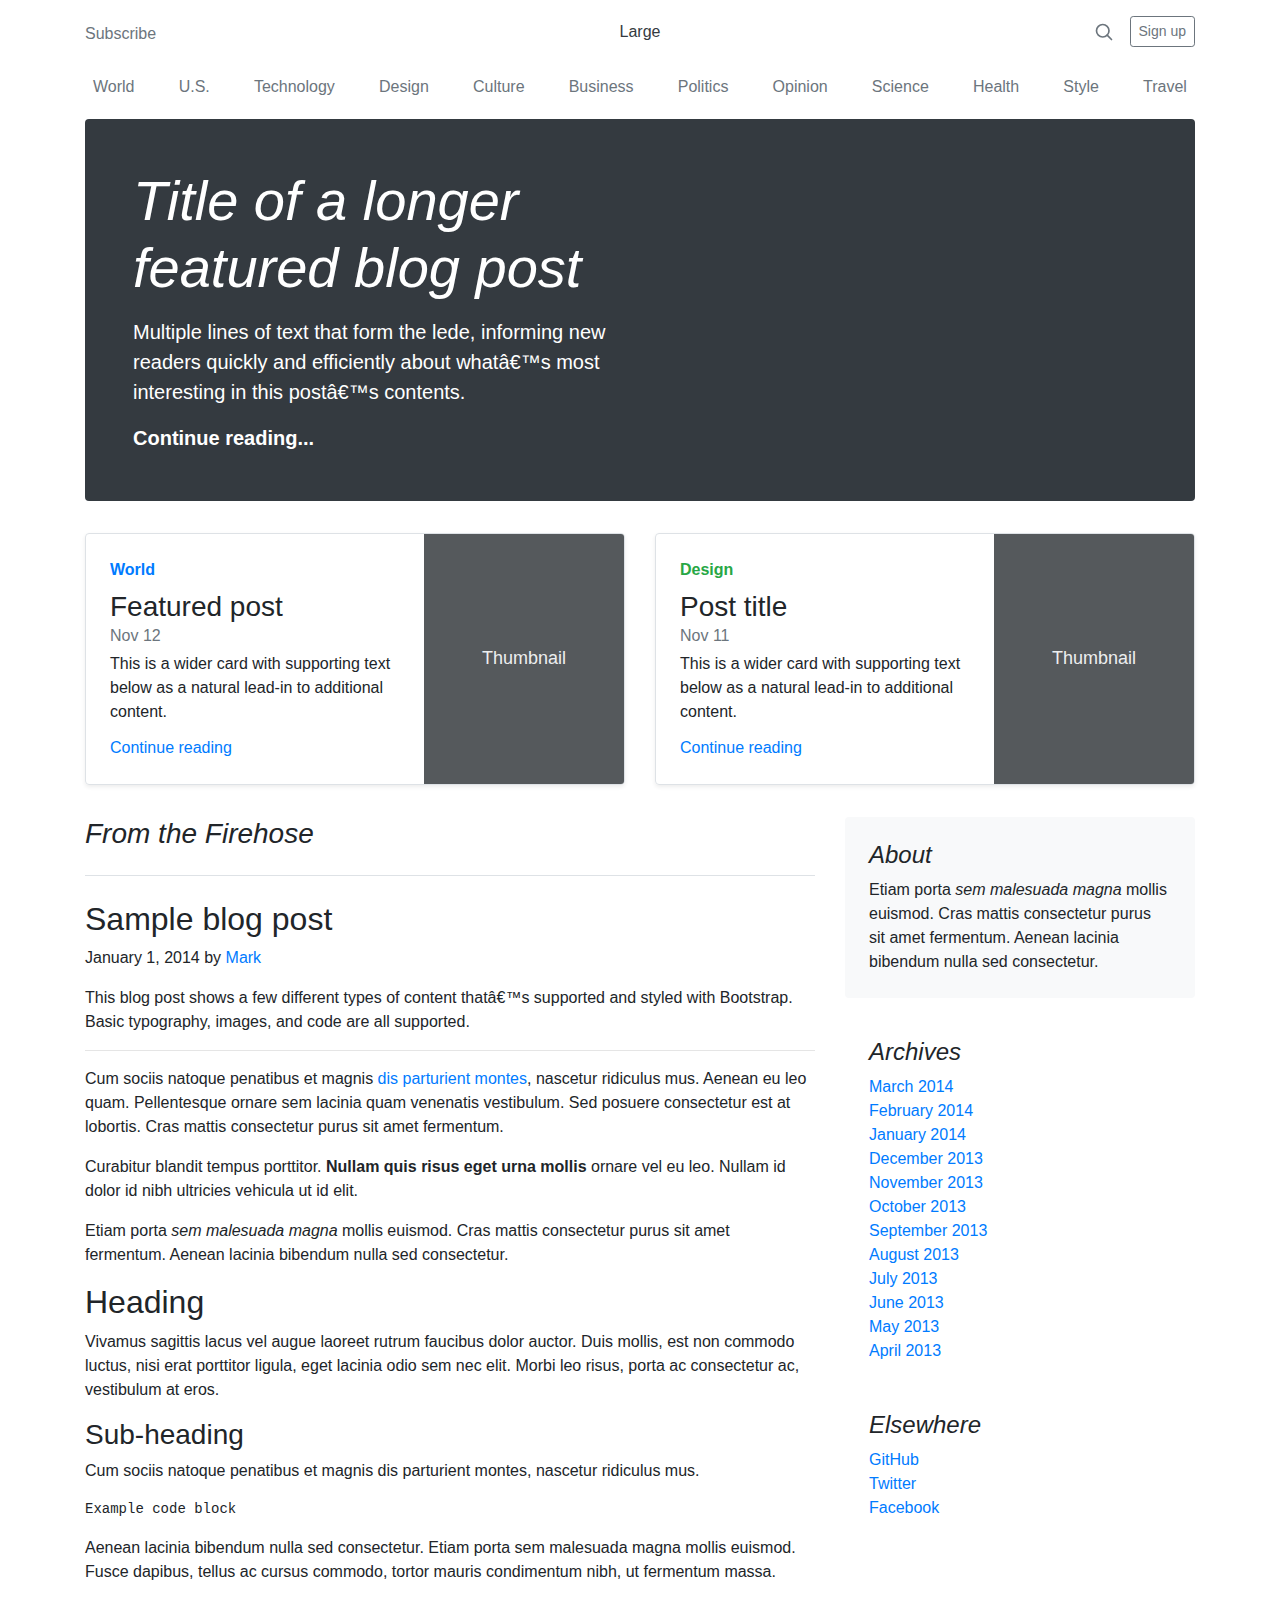
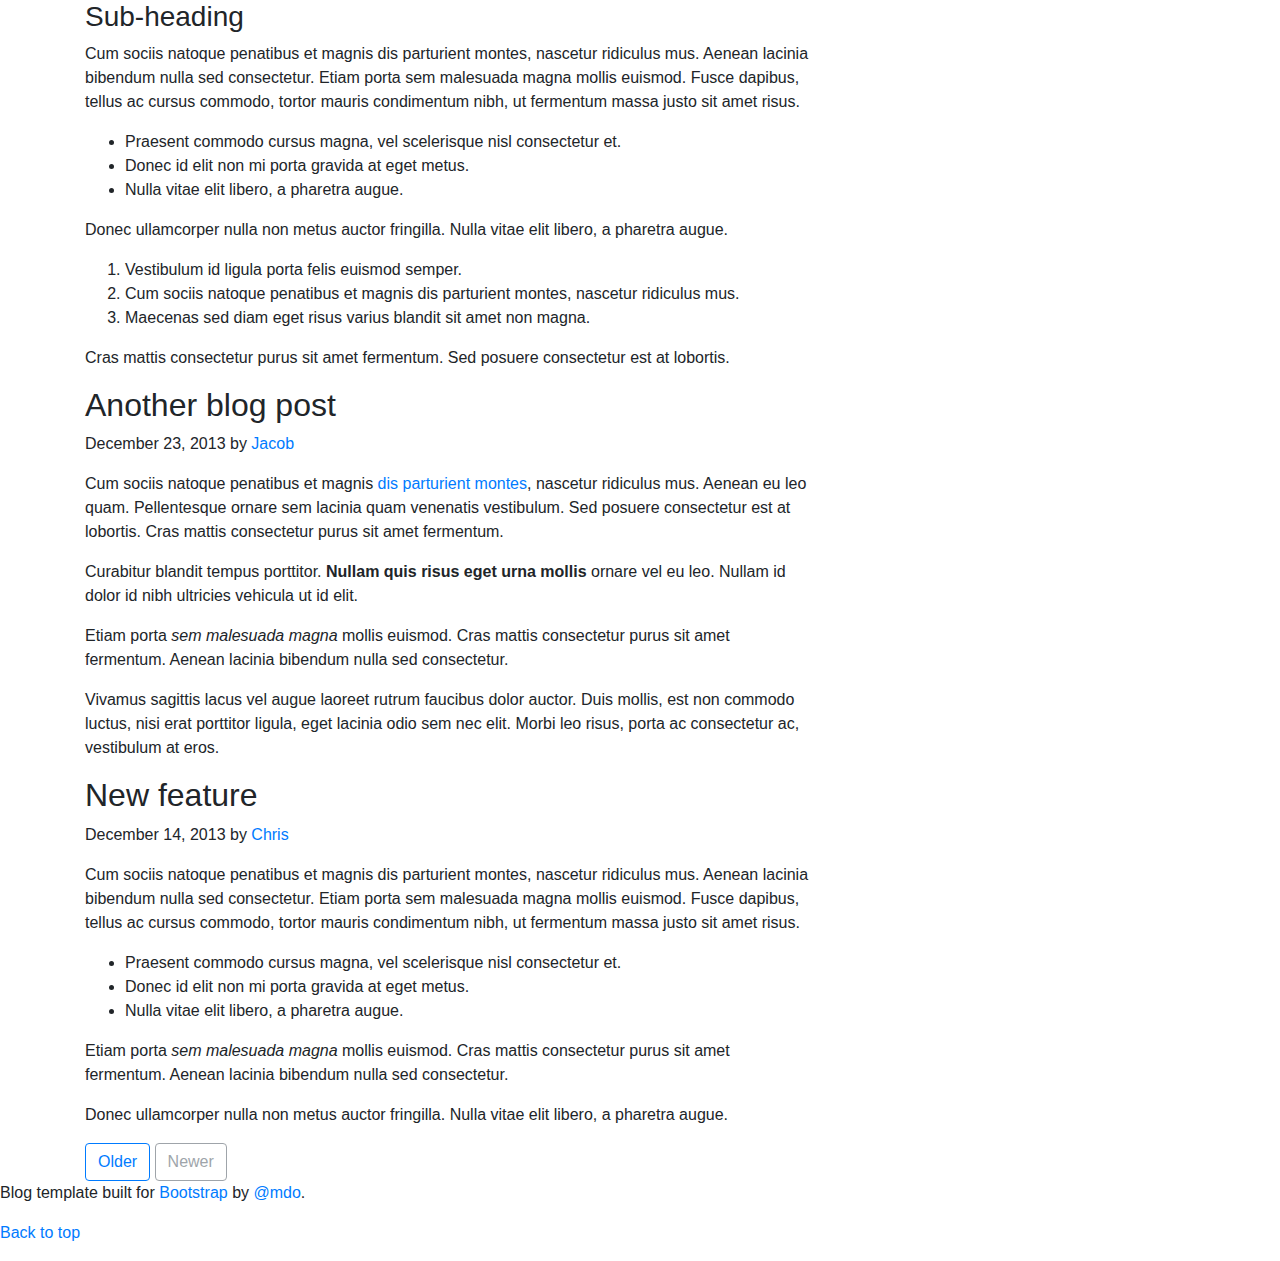
<file: W4-D2-hw/index.html>
<!DOCTYPE html>
<html lang="en">
  <!--
        "Selectors"
        Selectors helps targeting elements in the DOM.
        They are useful bot on CSS & JS.
        Here you'll find a lot of exercises about it.

        IMPORTANT: you can't ADD classes or IDs to help you out! 

        To test them out, just add a "color" or "border" or "background-color" to the rule

        10 CSS Exercises
        10 JS Exercises
    -->

  <head>
    <style>
      /*
            EX1) Write a selector to target the <title> of the page
            EX2) Write a selector to target every children of the navbar
            EX3) Write a selector to target the "continue reading..." inside the jumbotron
            EX4) Write a selector to target the first blogpost
            EX5) Write a selector to target the "even" links in the navbar
            EX6) Write a selector to target the last blog post
            EX7) Write a selector to target all the li into the first ordered-list in the sidebar ( Archives )
            EX8) Write a selector to target the second post author
            EX9) Write a selector to target the "back to top" link     #### EXTRA Try doing it without targeting the footer element directly
            EX10) Write a selector to target the footer
        */
    </style>
    <meta charset="utf-8" />
    <meta name="viewport" content="width=device-width, initial-scale=1, shrink-to-fit=no" />
    <meta name="description" content="" />
    <meta name="author" content="Mark Otto, Jacob Thornton, and Bootstrap contributors" />
    <meta name="generator" content="Jekyll v3.8.5" />
    <title>Blog Template Â· Bootstrap</title>

    <link rel="canonical" href="https://getbootstrap.com/docs/4.3/examples/blog/" />

    <!-- Bootstrap core CSS -->
    <link
      rel="stylesheet"
      href="https://stackpath.bootstrapcdn.com/bootstrap/4.3.1/css/bootstrap.min.css"
      integrity="sha384-ggOyR0iXCbMQv3Xipma34MD+dH/1fQ784/j6cY/iJTQUOhcWr7x9JvoRxT2MZw1T"
      crossorigin="anonymous"
    />

    <style>
      .bd-placeholder-img {
        font-size: 1.125rem;
        text-anchor: middle;
        -webkit-user-select: none;
        -moz-user-select: none;
        -ms-user-select: none;
        user-select: none;
      }

      @media (min-width: 768px) {
        .bd-placeholder-img-lg {
          font-size: 3.5rem;
        }
      }
    </style>
    <link href="https://fonts.googleapis.com/css?family=Playfair+Display:700,900" rel="stylesheet" />
  </head>

  <body>
    <div class="container">
      <header class="blog-header py-3">
        <div class="row flex-nowrap justify-content-between align-items-center">
          <div class="col-4 pt-1">
            <a class="text-muted" href="#">Subscribe</a>
          </div>
          <div class="col-4 text-center">
            <a class="blog-header-logo text-dark" href="#">Large</a>
          </div>
          <div class="col-4 d-flex justify-content-end align-items-center">
            <a class="text-muted" href="#">
              <svg
                xmlns="http://www.w3.org/2000/svg"
                width="20"
                height="20"
                fill="none"
                stroke="currentColor"
                stroke-linecap="round"
                stroke-linejoin="round"
                stroke-width="2"
                class="mx-3"
                role="img"
                viewBox="0 0 24 24"
                focusable="false"
              >
                <title>Search</title>
                <circle cx="10.5" cy="10.5" r="7.5" />
                <path d="M21 21l-5.2-5.2" />
              </svg>
            </a>
            <a class="btn btn-sm btn-outline-secondary" href="#">Sign up</a>
          </div>
        </div>
      </header>

      <div class="nav-scroller py-1 mb-2">
        <nav class="nav d-flex justify-content-between">
          <a class="p-2 text-muted" href="#">World</a>
          <a class="p-2 text-muted" href="#">U.S.</a>
          <a class="p-2 text-muted" href="#">Technology</a>
          <a class="p-2 text-muted" href="#">Design</a>
          <a class="p-2 text-muted" href="#">Culture</a>
          <a class="p-2 text-muted" href="#">Business</a>
          <a class="p-2 text-muted" href="#">Politics</a>
          <a class="p-2 text-muted" href="#">Opinion</a>
          <a class="p-2 text-muted" href="#">Science</a>
          <a class="p-2 text-muted" href="#">Health</a>
          <a class="p-2 text-muted" href="#">Style</a>
          <a class="p-2 text-muted" href="#">Travel</a>
        </nav>
      </div>

      <div class="jumbotron p-4 p-md-5 text-white rounded bg-dark">
        <div class="col-md-6 px-0">
          <h1 class="display-4 font-italic">Title of a longer featured blog post</h1>
          <p class="lead my-3">
            Multiple lines of text that form the lede, informing new readers quickly and efficiently about whatâ€™s most
            interesting in this postâ€™s contents.
          </p>
          <p class="lead mb-0">
            <a href="#" class="text-white font-weight-bold">Continue reading...</a>
          </p>
        </div>
      </div>

      <div class="row mb-2">
        <div class="col-md-6">
          <div
            class="row no-gutters border rounded overflow-hidden flex-md-row mb-4 shadow-sm h-md-250 position-relative"
          >
            <div class="col p-4 d-flex flex-column position-static">
              <strong class="d-inline-block mb-2 text-primary">World</strong>
              <h3 class="mb-0">Featured post</h3>
              <div class="mb-1 text-muted">Nov 12</div>
              <p class="card-text mb-auto">
                This is a wider card with supporting text below as a natural lead-in to additional content.
              </p>
              <a href="#" class="stretched-link">Continue reading</a>
            </div>
            <div class="col-auto d-none d-lg-block">
              <svg
                class="bd-placeholder-img"
                width="200"
                height="250"
                xmlns="http://www.w3.org/2000/svg"
                preserveAspectRatio="xMidYMid slice"
                focusable="false"
                role="img"
                aria-label="Placeholder: Thumbnail"
              >
                <title>Placeholder</title>
                <rect width="100%" height="100%" fill="#55595c" />
                <text x="50%" y="50%" fill="#eceeef" dy=".3em">Thumbnail</text>
              </svg>
            </div>
          </div>
        </div>
        <div class="col-md-6">
          <div
            class="row no-gutters border rounded overflow-hidden flex-md-row mb-4 shadow-sm h-md-250 position-relative"
          >
            <div class="col p-4 d-flex flex-column position-static">
              <strong class="d-inline-block mb-2 text-success">Design</strong>
              <h3 class="mb-0">Post title</h3>
              <div class="mb-1 text-muted">Nov 11</div>
              <p class="mb-auto">
                This is a wider card with supporting text below as a natural lead-in to additional content.
              </p>
              <a href="#" class="stretched-link">Continue reading</a>
            </div>
            <div class="col-auto d-none d-lg-block">
              <svg
                class="bd-placeholder-img"
                width="200"
                height="250"
                xmlns="http://www.w3.org/2000/svg"
                preserveAspectRatio="xMidYMid slice"
                focusable="false"
                role="img"
                aria-label="Placeholder: Thumbnail"
              >
                <title>Placeholder</title>
                <rect width="100%" height="100%" fill="#55595c" />
                <text x="50%" y="50%" fill="#eceeef" dy=".3em">Thumbnail</text>
              </svg>
            </div>
          </div>
        </div>
      </div>
    </div>

    <main role="main" class="container">
      <div class="row">
        <div class="col-md-8 blog-main">
          <h3 class="pb-4 mb-4 font-italic border-bottom">From the Firehose</h3>

          <div class="blog-post">
            <h2 class="blog-post-title">Sample blog post</h2>
            <p class="blog-post-meta">January 1, 2014 by <a href="#">Mark</a></p>

            <p>
              This blog post shows a few different types of content thatâ€™s supported and styled with Bootstrap. Basic
              typography, images, and code are all supported.
            </p>
            <hr />
            <p>
              Cum sociis natoque penatibus et magnis
              <a href="#">dis parturient montes</a>, nascetur ridiculus mus. Aenean eu leo quam. Pellentesque ornare sem
              lacinia quam venenatis vestibulum. Sed posuere consectetur est at lobortis. Cras mattis consectetur purus
              sit amet fermentum.
            </p>
            <blockquote>
              <p>
                Curabitur blandit tempus porttitor.
                <strong>Nullam quis risus eget urna mollis</strong> ornare vel eu leo. Nullam id dolor id nibh ultricies
                vehicula ut id elit.
              </p>
            </blockquote>
            <p>
              Etiam porta <em>sem malesuada magna</em> mollis euismod. Cras mattis consectetur purus sit amet fermentum.
              Aenean lacinia bibendum nulla sed consectetur.
            </p>
            <h2>Heading</h2>
            <p>
              Vivamus sagittis lacus vel augue laoreet rutrum faucibus dolor auctor. Duis mollis, est non commodo
              luctus, nisi erat porttitor ligula, eget lacinia odio sem nec elit. Morbi leo risus, porta ac consectetur
              ac, vestibulum at eros.
            </p>
            <h3>Sub-heading</h3>
            <p>Cum sociis natoque penatibus et magnis dis parturient montes, nascetur ridiculus mus.</p>
            <pre><code>Example code block</code></pre>
            <p>
              Aenean lacinia bibendum nulla sed consectetur. Etiam porta sem malesuada magna mollis euismod. Fusce
              dapibus, tellus ac cursus commodo, tortor mauris condimentum nibh, ut fermentum massa.
            </p>
            <h3>Sub-heading</h3>
            <p>
              Cum sociis natoque penatibus et magnis dis parturient montes, nascetur ridiculus mus. Aenean lacinia
              bibendum nulla sed consectetur. Etiam porta sem malesuada magna mollis euismod. Fusce dapibus, tellus ac
              cursus commodo, tortor mauris condimentum nibh, ut fermentum massa justo sit amet risus.
            </p>
            <ul>
              <li>Praesent commodo cursus magna, vel scelerisque nisl consectetur et.</li>
              <li>Donec id elit non mi porta gravida at eget metus.</li>
              <li>Nulla vitae elit libero, a pharetra augue.</li>
            </ul>
            <p>Donec ullamcorper nulla non metus auctor fringilla. Nulla vitae elit libero, a pharetra augue.</p>
            <ol>
              <li>Vestibulum id ligula porta felis euismod semper.</li>
              <li>Cum sociis natoque penatibus et magnis dis parturient montes, nascetur ridiculus mus.</li>
              <li>Maecenas sed diam eget risus varius blandit sit amet non magna.</li>
            </ol>
            <p>Cras mattis consectetur purus sit amet fermentum. Sed posuere consectetur est at lobortis.</p>
          </div>
          <!-- /.blog-post -->

          <div class="blog-post">
            <h2 class="blog-post-title">Another blog post</h2>
            <p class="blog-post-meta">December 23, 2013 by <a href="#">Jacob</a></p>

            <p>
              Cum sociis natoque penatibus et magnis
              <a href="#">dis parturient montes</a>, nascetur ridiculus mus. Aenean eu leo quam. Pellentesque ornare sem
              lacinia quam venenatis vestibulum. Sed posuere consectetur est at lobortis. Cras mattis consectetur purus
              sit amet fermentum.
            </p>
            <blockquote>
              <p>
                Curabitur blandit tempus porttitor.
                <strong>Nullam quis risus eget urna mollis</strong> ornare vel eu leo. Nullam id dolor id nibh ultricies
                vehicula ut id elit.
              </p>
            </blockquote>
            <p>
              Etiam porta <em>sem malesuada magna</em> mollis euismod. Cras mattis consectetur purus sit amet fermentum.
              Aenean lacinia bibendum nulla sed consectetur.
            </p>
            <p>
              Vivamus sagittis lacus vel augue laoreet rutrum faucibus dolor auctor. Duis mollis, est non commodo
              luctus, nisi erat porttitor ligula, eget lacinia odio sem nec elit. Morbi leo risus, porta ac consectetur
              ac, vestibulum at eros.
            </p>
          </div>
          <!-- /.blog-post -->

          <div class="blog-post">
            <h2 class="blog-post-title">New feature</h2>
            <p class="blog-post-meta">December 14, 2013 by <a href="#">Chris</a></p>

            <p>
              Cum sociis natoque penatibus et magnis dis parturient montes, nascetur ridiculus mus. Aenean lacinia
              bibendum nulla sed consectetur. Etiam porta sem malesuada magna mollis euismod. Fusce dapibus, tellus ac
              cursus commodo, tortor mauris condimentum nibh, ut fermentum massa justo sit amet risus.
            </p>
            <ul>
              <li>Praesent commodo cursus magna, vel scelerisque nisl consectetur et.</li>
              <li>Donec id elit non mi porta gravida at eget metus.</li>
              <li>Nulla vitae elit libero, a pharetra augue.</li>
            </ul>
            <p>
              Etiam porta <em>sem malesuada magna</em> mollis euismod. Cras mattis consectetur purus sit amet fermentum.
              Aenean lacinia bibendum nulla sed consectetur.
            </p>
            <p>Donec ullamcorper nulla non metus auctor fringilla. Nulla vitae elit libero, a pharetra augue.</p>
          </div>
          <!-- /.blog-post -->

          <nav class="blog-pagination">
            <a class="btn btn-outline-primary" href="#">Older</a>
            <a class="btn btn-outline-secondary disabled" href="#" tabindex="-1" aria-disabled="true">Newer</a>
          </nav>
        </div>
        <!-- /.blog-main -->

        <aside class="col-md-4 blog-sidebar">
          <div class="p-4 mb-3 bg-light rounded">
            <h4 class="font-italic">About</h4>
            <p class="mb-0">
              Etiam porta <em>sem malesuada magna</em> mollis euismod. Cras mattis consectetur purus sit amet fermentum.
              Aenean lacinia bibendum nulla sed consectetur.
            </p>
          </div>

          <div class="p-4">
            <h4 class="font-italic">Archives</h4>
            <ol class="list-unstyled mb-0">
              <li><a href="#">March 2014</a></li>
              <li><a href="#">February 2014</a></li>
              <li><a href="#">January 2014</a></li>
              <li><a href="#">December 2013</a></li>
              <li><a href="#">November 2013</a></li>
              <li><a href="#">October 2013</a></li>
              <li><a href="#">September 2013</a></li>
              <li><a href="#">August 2013</a></li>
              <li><a href="#">July 2013</a></li>
              <li><a href="#">June 2013</a></li>
              <li><a href="#">May 2013</a></li>
              <li><a href="#">April 2013</a></li>
            </ol>
          </div>

          <div class="p-4">
            <h4 class="font-italic">Elsewhere</h4>
            <ol class="list-unstyled">
              <li><a href="#">GitHub</a></li>
              <li><a href="#">Twitter</a></li>
              <li><a href="#">Facebook</a></li>
            </ol>
          </div>
        </aside>
        <!-- /.blog-sidebar -->
      </div>
      <!-- /.row -->
    </main>
    <!-- /.container -->

    <footer class="blog-footer">
      <p>
        Blog template built for
        <a href="https://getbootstrap.com/">Bootstrap</a> by <a href="https://twitter.com/mdo">@mdo</a>.
      </p>
      <p>
        <a href="#">Back to top</a>
      </p>
    </footer>

    <script>
      /*
        JS Exercises
        EX11) Write a function to add a new link into the navbar
        EX12) Write a function to change the color of the main title
        EX13) Write a function to change the background of the jumbotron
        EX14) Write a function to remove all the links under "Elsewhere"
        EX15) Write a function to change the column size for post headings
        EX16) Write a function to remove the "Search" magnifying glass icon
        EX17) Write a function to trim just the first 50 characters in the first paragraph for each blog post
        EX18) Write a function and attach it to the "Newer" button, to add new Blog Post (just div and title)
        EX19) Write a function and attach it to the "Older" button, to remove the last Blog Post
        EX20) Write an alert with the name of the author every time the user hover with the mouse over an author name
    */
    </script>
  </body>
</html>
</file>
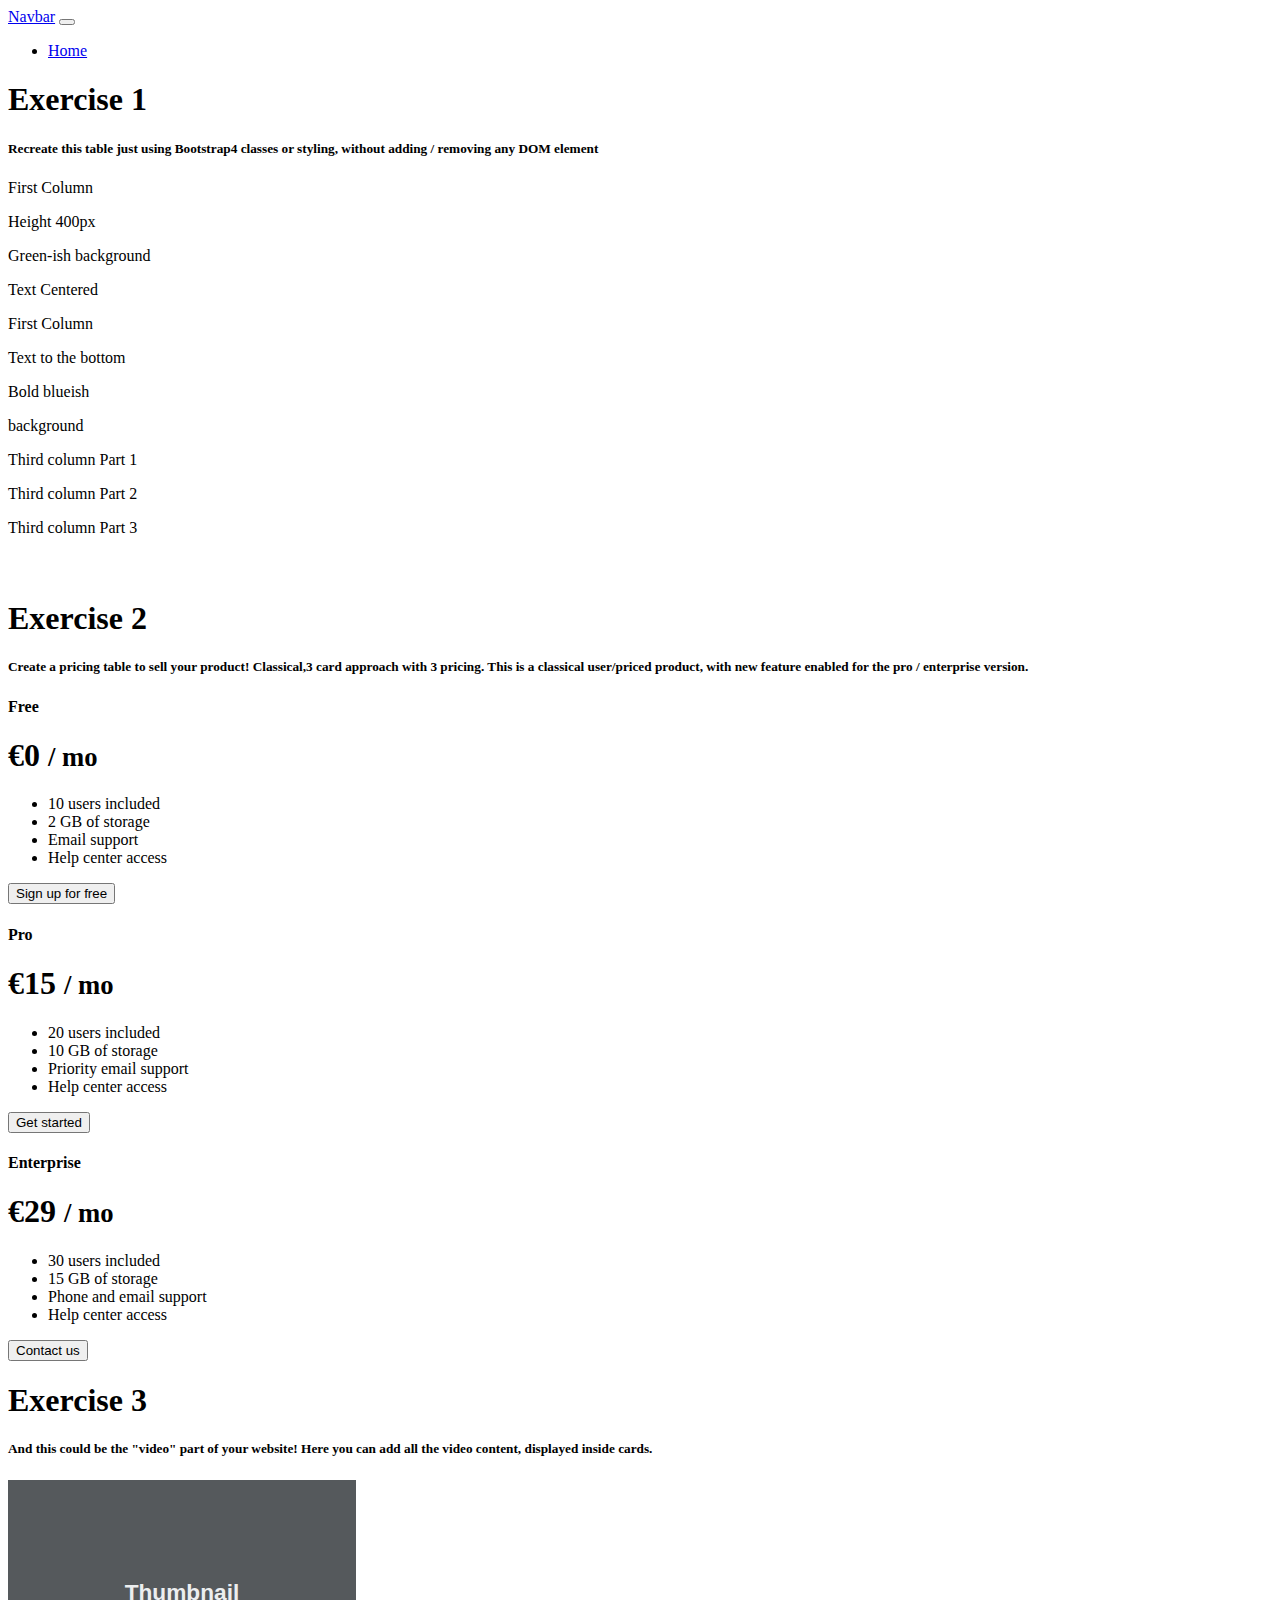
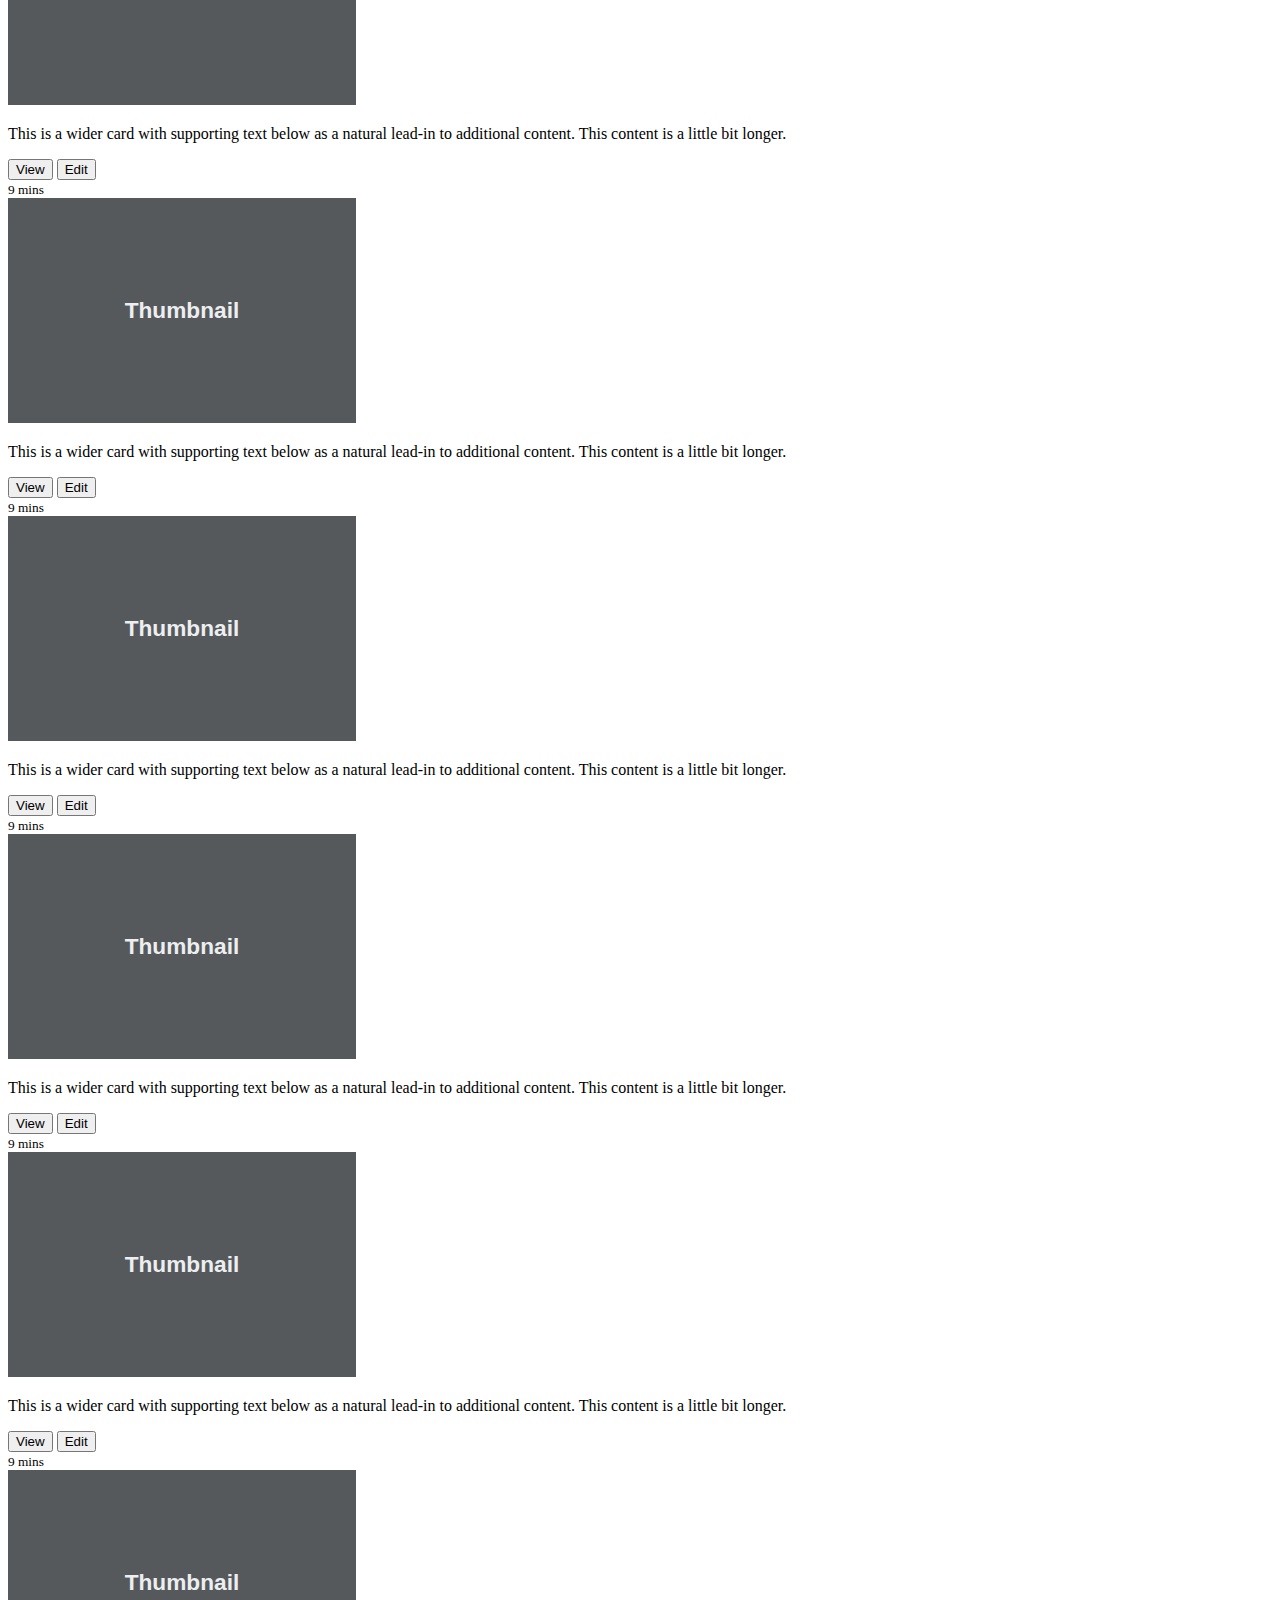
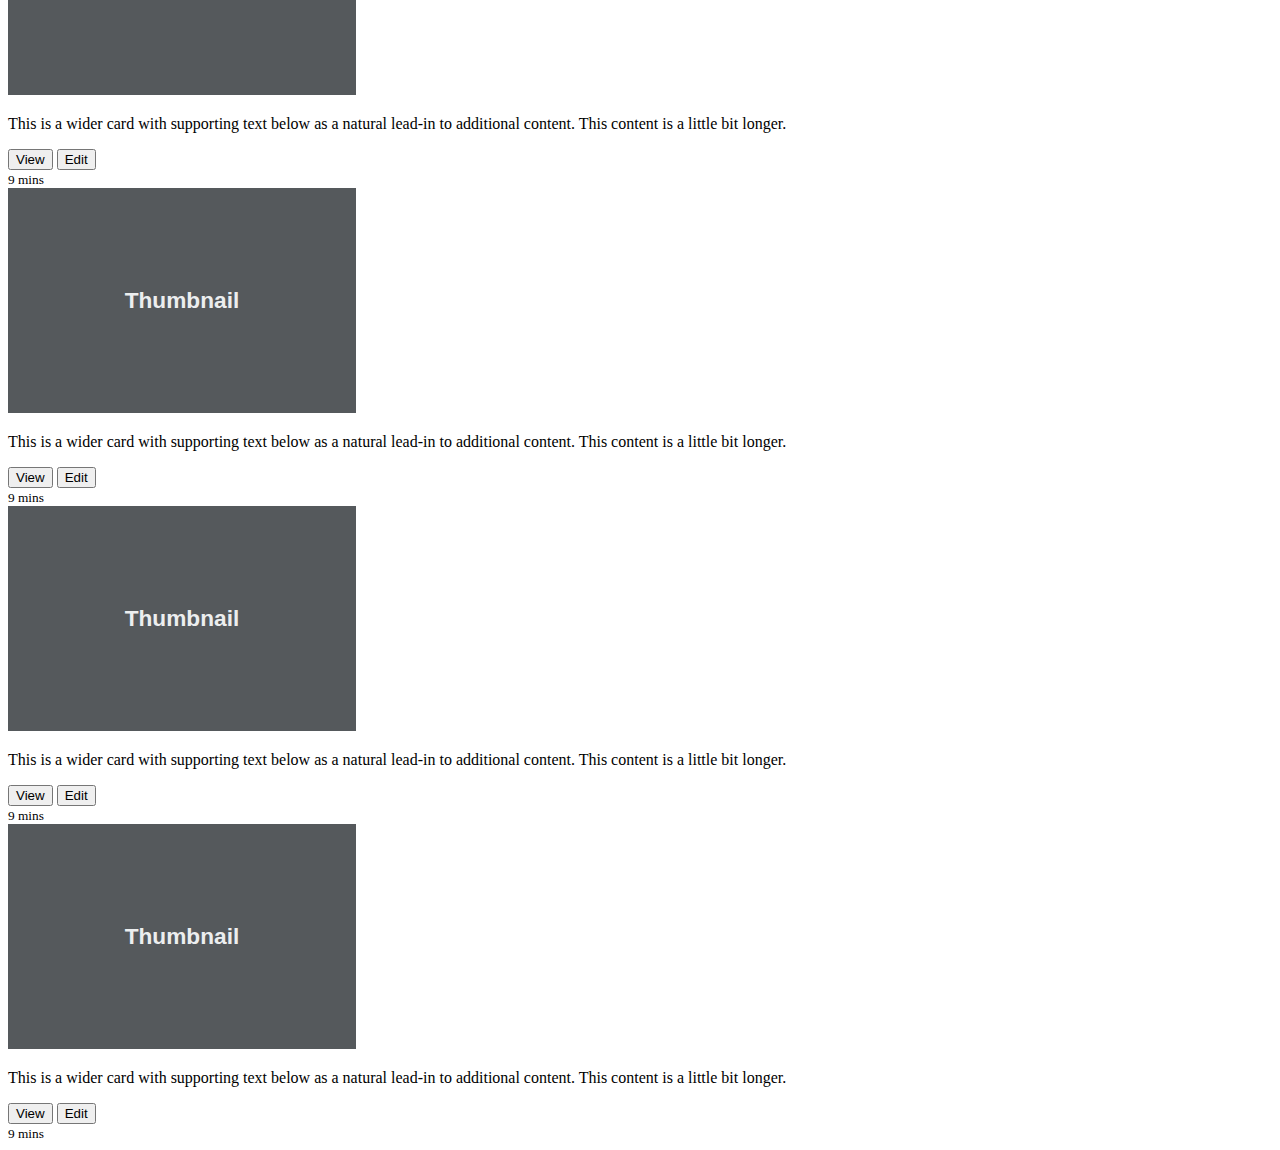
<file: W4-D3-hw/index.html>
<!DOCTYPE html>
<html lang="en">
  <head>
    <!-- Required meta tags -->
    <meta charset="utf-8" />
    <meta name="viewport" content="width=device-width, initial-scale=1" />

    <!-- Bootstrap CSS -->
    <link
      rel="stylesheet"
      href="https://cdn.jsdelivr.net/npm/bootstrap@4.6.0/dist/css/bootstrap.min.css"
      integrity="sha384-B0vP5xmATw1+K9KRQjQERJvTumQW0nPEzvF6L/Z6nronJ3oUOFUFpCjEUQouq2+l"
      crossorigin="anonymous"
    />

    <title>Bootstrap webpage</title>
  </head>
  <body>
    <nav class="navbar navbar-expand-lg navbar-dark bg-primary px-5">
      <div class="container">
        <a class="navbar-brand" href="#">Navbar</a>
        <button
          class="navbar-toggler"
          type="button"
          data-bs-toggle="collapse"
          data-bs-target="#navbarNav"
          aria-controls="navbarNav"
          aria-expanded="false"
          aria-label="Toggle navigation"
        >
          <span class="navbar-toggler-icon"></span>
        </button>
        <div class="collapse navbar-collapse" id="navbarNav">
          <ul class="navbar-nav">
            <li class="nav-item">
              <a class="nav-link active" aria-current="page" href="#">Home</a>
            </li>
          </ul>
        </div>
      </div>
    </nav>
    <main class="container text-center">
      <h1 class="font-weight-light py-3">Exercise 1</h1>
      <h5 class="font-weight-light">
        Recreate this table just using Bootstrap4 classes or styling, without adding / removing any DOM element
      </h5>
      <div class="container rounded-pill">
        <div class="row" style="height: 400px">
          <div
            class="col col-6 bg-success d-flex flex-column justify-content-center align-items-center text-white border border-dark"
          >
            <p class="m-1">First Column</p>
            <p class="m-1">Height 400px</p>
            <p class="m-1">Green-ish background</p>
            <p class="m-1">Text Centered</p>
          </div>
          <div
            class="col col-2 bg-primary border border-dark text-white d-flex flex-column justify-content-end text-left font-weight-bold"
          >
            <p class="m-1">First Column</p>
            <p class="m-1">Text to the bottom</p>
            <p class="m-1">Bold blueish</p>
            <p class="m-1">background</p>
          </div>
          <div class="col col-4 bg-warning border border-dark p-0">
            <div class="row row-cols-1 h-100">
              <div class="d-flex justify-content-center align-items-center">
                <p>Third column Part 1</p>
              </div>
              <div class="d-flex justify-content-center align-items-center"><p>Third column Part 2</p></div>
              <div class="d-flex justify-content-center align-items-center"><p>Third column Part 3</p></div>
            </div>
          </div>
        </div>
      </div>
      <section id="exercise2" class="container">
        <h1 class="font-weight-light py-3 mx-auto">Exercise 2</h1>
        <h5 class="font-weight-light w-50 mx-auto">
          Create a pricing table to sell your product! Classical,3 card approach with 3 pricing. This is a classical
          user/priced product, with new feature enabled for the pro / enterprise version.
        </h5>
        <div class="container">
          <div class="card-deck mb-3 text-center">
            <div class="card mb-4 shadow-sm">
              <div class="card-header">
                <h4 class="my-0 font-weight-normal">Free</h4>
              </div>
              <div class="card-body">
                <h1 class="card-title pricing-card-title font-weight-bold">
                  €0 <small class="text-muted">/ mo</small>
                </h1>
                <ul class="list-unstyled mt-3 mb-4">
                  <li>10 users included</li>
                  <li>2 GB of storage</li>
                  <li>Email support</li>
                  <li>Help center access</li>
                </ul>
                <button type="button" class="btn btn-lg btn-block btn-outline-primary">Sign up for free</button>
              </div>
            </div>
            <div class="card mb-4 shadow-sm">
              <div class="card-header">
                <h4 class="my-0 font-weight-normal">Pro</h4>
              </div>
              <div class="card-body">
                <h1 class="card-title pricing-card-title font-weight-bold">
                  €15 <small class="text-muted">/ mo</small>
                </h1>
                <ul class="list-unstyled mt-3 mb-4">
                  <li>20 users included</li>
                  <li>10 GB of storage</li>
                  <li>Priority email support</li>
                  <li>Help center access</li>
                </ul>
                <button type="button" class="btn btn-lg btn-block btn-primary">Get started</button>
              </div>
            </div>
            <div class="card mb-4 shadow-sm">
              <div class="card-header">
                <h4 class="my-0 font-weight-normal">Enterprise</h4>
              </div>
              <div class="card-body">
                <h1 class="card-title pricing-card-title font-weight-bold">
                  €29 <small class="text-muted">/ mo</small>
                </h1>
                <ul class="list-unstyled mt-3 mb-4">
                  <li>30 users included</li>
                  <li>15 GB of storage</li>
                  <li>Phone and email support</li>
                  <li>Help center access</li>
                </ul>
                <button type="button" class="btn btn-lg btn-block btn-primary">Contact us</button>
              </div>
            </div>
          </div>
        </div>
      </section>
      <section id="exercise3">
        <h1 class="font-weight-light py-3 mx-auto">Exercise 3</h1>
        <h5 class="font-weight-light mx-auto">
          And this could be the "video" part of your website! Here you can add all the video content, displayed inside
          cards.
        </h5>
        <div class="container">
          <div class="row">
            <div class="col-md-4">
              <div class="card mb-4 box-shadow">
                <img
                  class="card-img-top"
                  src="data:image/svg+xml;charset=UTF-8,%3Csvg%20width%3D%22348%22%20height%3D%22225%22%20xmlns%3D%22http%3A%2F%2Fwww.w3.org%2F2000%2Fsvg%22%20viewBox%3D%220%200%20348%20225%22%20preserveAspectRatio%3D%22none%22%3E%3Cdefs%3E%3Cstyle%20type%3D%22text%2Fcss%22%3E%23holder_177d4ed8253%20text%20%7B%20fill%3A%23eceeef%3Bfont-weight%3Abold%3Bfont-family%3AArial%2C%20Helvetica%2C%20Open%20Sans%2C%20sans-serif%2C%20monospace%3Bfont-size%3A17pt%20%7D%20%3C%2Fstyle%3E%3C%2Fdefs%3E%3Cg%20id%3D%22holder_177d4ed8253%22%3E%3Crect%20width%3D%22348%22%20height%3D%22225%22%20fill%3D%22%2355595c%22%3E%3C%2Frect%3E%3Cg%3E%3Ctext%20x%3D%22116.70000076293945%22%20y%3D%22119.925%22%3EThumbnail%3C%2Ftext%3E%3C%2Fg%3E%3C%2Fg%3E%3C%2Fsvg%3E"
                  alt="Card image cap"
                />
                <div class="card-body">
                  <p class="card-text">
                    This is a wider card with supporting text below as a natural lead-in to additional content. This
                    content is a little bit longer.
                  </p>
                  <div class="d-flex justify-content-between align-items-center">
                    <div class="btn-group">
                      <button type="button" class="btn btn-sm btn-outline-secondary">View</button>
                      <button type="button" class="btn btn-sm btn-outline-secondary">Edit</button>
                    </div>
                    <small class="text-muted">9 mins</small>
                  </div>
                </div>
              </div>
            </div>
            <div class="col-md-4">
              <div class="card mb-4 box-shadow">
                <img
                  class="card-img-top"
                  src="data:image/svg+xml;charset=UTF-8,%3Csvg%20width%3D%22348%22%20height%3D%22225%22%20xmlns%3D%22http%3A%2F%2Fwww.w3.org%2F2000%2Fsvg%22%20viewBox%3D%220%200%20348%20225%22%20preserveAspectRatio%3D%22none%22%3E%3Cdefs%3E%3Cstyle%20type%3D%22text%2Fcss%22%3E%23holder_177d4ed8253%20text%20%7B%20fill%3A%23eceeef%3Bfont-weight%3Abold%3Bfont-family%3AArial%2C%20Helvetica%2C%20Open%20Sans%2C%20sans-serif%2C%20monospace%3Bfont-size%3A17pt%20%7D%20%3C%2Fstyle%3E%3C%2Fdefs%3E%3Cg%20id%3D%22holder_177d4ed8253%22%3E%3Crect%20width%3D%22348%22%20height%3D%22225%22%20fill%3D%22%2355595c%22%3E%3C%2Frect%3E%3Cg%3E%3Ctext%20x%3D%22116.70000076293945%22%20y%3D%22119.925%22%3EThumbnail%3C%2Ftext%3E%3C%2Fg%3E%3C%2Fg%3E%3C%2Fsvg%3E"
                  alt="Card image cap"
                />
                <div class="card-body">
                  <p class="card-text">
                    This is a wider card with supporting text below as a natural lead-in to additional content. This
                    content is a little bit longer.
                  </p>
                  <div class="d-flex justify-content-between align-items-center">
                    <div class="btn-group">
                      <button type="button" class="btn btn-sm btn-outline-secondary">View</button>
                      <button type="button" class="btn btn-sm btn-outline-secondary">Edit</button>
                    </div>
                    <small class="text-muted">9 mins</small>
                  </div>
                </div>
              </div>
            </div>
            <div class="col-md-4">
              <div class="card mb-4 box-shadow">
                <img
                  class="card-img-top"
                  src="data:image/svg+xml;charset=UTF-8,%3Csvg%20width%3D%22348%22%20height%3D%22225%22%20xmlns%3D%22http%3A%2F%2Fwww.w3.org%2F2000%2Fsvg%22%20viewBox%3D%220%200%20348%20225%22%20preserveAspectRatio%3D%22none%22%3E%3Cdefs%3E%3Cstyle%20type%3D%22text%2Fcss%22%3E%23holder_177d4ed8253%20text%20%7B%20fill%3A%23eceeef%3Bfont-weight%3Abold%3Bfont-family%3AArial%2C%20Helvetica%2C%20Open%20Sans%2C%20sans-serif%2C%20monospace%3Bfont-size%3A17pt%20%7D%20%3C%2Fstyle%3E%3C%2Fdefs%3E%3Cg%20id%3D%22holder_177d4ed8253%22%3E%3Crect%20width%3D%22348%22%20height%3D%22225%22%20fill%3D%22%2355595c%22%3E%3C%2Frect%3E%3Cg%3E%3Ctext%20x%3D%22116.70000076293945%22%20y%3D%22119.925%22%3EThumbnail%3C%2Ftext%3E%3C%2Fg%3E%3C%2Fg%3E%3C%2Fsvg%3E"
                  alt="Card image cap"
                />
                <div class="card-body">
                  <p class="card-text">
                    This is a wider card with supporting text below as a natural lead-in to additional content. This
                    content is a little bit longer.
                  </p>
                  <div class="d-flex justify-content-between align-items-center">
                    <div class="btn-group">
                      <button type="button" class="btn btn-sm btn-outline-secondary">View</button>
                      <button type="button" class="btn btn-sm btn-outline-secondary">Edit</button>
                    </div>
                    <small class="text-muted">9 mins</small>
                  </div>
                </div>
              </div>
            </div>

            <div class="col-md-4">
              <div class="card mb-4 box-shadow">
                <img
                  class="card-img-top"
                  src="data:image/svg+xml;charset=UTF-8,%3Csvg%20width%3D%22348%22%20height%3D%22225%22%20xmlns%3D%22http%3A%2F%2Fwww.w3.org%2F2000%2Fsvg%22%20viewBox%3D%220%200%20348%20225%22%20preserveAspectRatio%3D%22none%22%3E%3Cdefs%3E%3Cstyle%20type%3D%22text%2Fcss%22%3E%23holder_177d4ed8253%20text%20%7B%20fill%3A%23eceeef%3Bfont-weight%3Abold%3Bfont-family%3AArial%2C%20Helvetica%2C%20Open%20Sans%2C%20sans-serif%2C%20monospace%3Bfont-size%3A17pt%20%7D%20%3C%2Fstyle%3E%3C%2Fdefs%3E%3Cg%20id%3D%22holder_177d4ed8253%22%3E%3Crect%20width%3D%22348%22%20height%3D%22225%22%20fill%3D%22%2355595c%22%3E%3C%2Frect%3E%3Cg%3E%3Ctext%20x%3D%22116.70000076293945%22%20y%3D%22119.925%22%3EThumbnail%3C%2Ftext%3E%3C%2Fg%3E%3C%2Fg%3E%3C%2Fsvg%3E"
                  alt="Card image cap"
                />
                <div class="card-body">
                  <p class="card-text">
                    This is a wider card with supporting text below as a natural lead-in to additional content. This
                    content is a little bit longer.
                  </p>
                  <div class="d-flex justify-content-between align-items-center">
                    <div class="btn-group">
                      <button type="button" class="btn btn-sm btn-outline-secondary">View</button>
                      <button type="button" class="btn btn-sm btn-outline-secondary">Edit</button>
                    </div>
                    <small class="text-muted">9 mins</small>
                  </div>
                </div>
              </div>
            </div>
            <div class="col-md-4">
              <div class="card mb-4 box-shadow">
                <img
                  class="card-img-top"
                  src="data:image/svg+xml;charset=UTF-8,%3Csvg%20width%3D%22348%22%20height%3D%22225%22%20xmlns%3D%22http%3A%2F%2Fwww.w3.org%2F2000%2Fsvg%22%20viewBox%3D%220%200%20348%20225%22%20preserveAspectRatio%3D%22none%22%3E%3Cdefs%3E%3Cstyle%20type%3D%22text%2Fcss%22%3E%23holder_177d4ed8253%20text%20%7B%20fill%3A%23eceeef%3Bfont-weight%3Abold%3Bfont-family%3AArial%2C%20Helvetica%2C%20Open%20Sans%2C%20sans-serif%2C%20monospace%3Bfont-size%3A17pt%20%7D%20%3C%2Fstyle%3E%3C%2Fdefs%3E%3Cg%20id%3D%22holder_177d4ed8253%22%3E%3Crect%20width%3D%22348%22%20height%3D%22225%22%20fill%3D%22%2355595c%22%3E%3C%2Frect%3E%3Cg%3E%3Ctext%20x%3D%22116.70000076293945%22%20y%3D%22119.925%22%3EThumbnail%3C%2Ftext%3E%3C%2Fg%3E%3C%2Fg%3E%3C%2Fsvg%3E"
                  alt="Card image cap"
                />
                <div class="card-body">
                  <p class="card-text">
                    This is a wider card with supporting text below as a natural lead-in to additional content. This
                    content is a little bit longer.
                  </p>
                  <div class="d-flex justify-content-between align-items-center">
                    <div class="btn-group">
                      <button type="button" class="btn btn-sm btn-outline-secondary">View</button>
                      <button type="button" class="btn btn-sm btn-outline-secondary">Edit</button>
                    </div>
                    <small class="text-muted">9 mins</small>
                  </div>
                </div>
              </div>
            </div>
            <div class="col-md-4">
              <div class="card mb-4 box-shadow">
                <img
                  class="card-img-top"
                  src="data:image/svg+xml;charset=UTF-8,%3Csvg%20width%3D%22348%22%20height%3D%22225%22%20xmlns%3D%22http%3A%2F%2Fwww.w3.org%2F2000%2Fsvg%22%20viewBox%3D%220%200%20348%20225%22%20preserveAspectRatio%3D%22none%22%3E%3Cdefs%3E%3Cstyle%20type%3D%22text%2Fcss%22%3E%23holder_177d4ed8253%20text%20%7B%20fill%3A%23eceeef%3Bfont-weight%3Abold%3Bfont-family%3AArial%2C%20Helvetica%2C%20Open%20Sans%2C%20sans-serif%2C%20monospace%3Bfont-size%3A17pt%20%7D%20%3C%2Fstyle%3E%3C%2Fdefs%3E%3Cg%20id%3D%22holder_177d4ed8253%22%3E%3Crect%20width%3D%22348%22%20height%3D%22225%22%20fill%3D%22%2355595c%22%3E%3C%2Frect%3E%3Cg%3E%3Ctext%20x%3D%22116.70000076293945%22%20y%3D%22119.925%22%3EThumbnail%3C%2Ftext%3E%3C%2Fg%3E%3C%2Fg%3E%3C%2Fsvg%3E"
                  alt="Card image cap"
                />
                <div class="card-body">
                  <p class="card-text">
                    This is a wider card with supporting text below as a natural lead-in to additional content. This
                    content is a little bit longer.
                  </p>
                  <div class="d-flex justify-content-between align-items-center">
                    <div class="btn-group">
                      <button type="button" class="btn btn-sm btn-outline-secondary">View</button>
                      <button type="button" class="btn btn-sm btn-outline-secondary">Edit</button>
                    </div>
                    <small class="text-muted">9 mins</small>
                  </div>
                </div>
              </div>
            </div>

            <div class="col-md-4">
              <div class="card mb-4 box-shadow">
                <img
                  class="card-img-top"
                  src="data:image/svg+xml;charset=UTF-8,%3Csvg%20width%3D%22348%22%20height%3D%22225%22%20xmlns%3D%22http%3A%2F%2Fwww.w3.org%2F2000%2Fsvg%22%20viewBox%3D%220%200%20348%20225%22%20preserveAspectRatio%3D%22none%22%3E%3Cdefs%3E%3Cstyle%20type%3D%22text%2Fcss%22%3E%23holder_177d4ed8253%20text%20%7B%20fill%3A%23eceeef%3Bfont-weight%3Abold%3Bfont-family%3AArial%2C%20Helvetica%2C%20Open%20Sans%2C%20sans-serif%2C%20monospace%3Bfont-size%3A17pt%20%7D%20%3C%2Fstyle%3E%3C%2Fdefs%3E%3Cg%20id%3D%22holder_177d4ed8253%22%3E%3Crect%20width%3D%22348%22%20height%3D%22225%22%20fill%3D%22%2355595c%22%3E%3C%2Frect%3E%3Cg%3E%3Ctext%20x%3D%22116.70000076293945%22%20y%3D%22119.925%22%3EThumbnail%3C%2Ftext%3E%3C%2Fg%3E%3C%2Fg%3E%3C%2Fsvg%3E"
                  alt="Card image cap"
                />
                <div class="card-body">
                  <p class="card-text">
                    This is a wider card with supporting text below as a natural lead-in to additional content. This
                    content is a little bit longer.
                  </p>
                  <div class="d-flex justify-content-between align-items-center">
                    <div class="btn-group">
                      <button type="button" class="btn btn-sm btn-outline-secondary">View</button>
                      <button type="button" class="btn btn-sm btn-outline-secondary">Edit</button>
                    </div>
                    <small class="text-muted">9 mins</small>
                  </div>
                </div>
              </div>
            </div>
            <div class="col-md-4">
              <div class="card mb-4 box-shadow">
                <img
                  class="card-img-top"
                  src="data:image/svg+xml;charset=UTF-8,%3Csvg%20width%3D%22348%22%20height%3D%22225%22%20xmlns%3D%22http%3A%2F%2Fwww.w3.org%2F2000%2Fsvg%22%20viewBox%3D%220%200%20348%20225%22%20preserveAspectRatio%3D%22none%22%3E%3Cdefs%3E%3Cstyle%20type%3D%22text%2Fcss%22%3E%23holder_177d4ed8253%20text%20%7B%20fill%3A%23eceeef%3Bfont-weight%3Abold%3Bfont-family%3AArial%2C%20Helvetica%2C%20Open%20Sans%2C%20sans-serif%2C%20monospace%3Bfont-size%3A17pt%20%7D%20%3C%2Fstyle%3E%3C%2Fdefs%3E%3Cg%20id%3D%22holder_177d4ed8253%22%3E%3Crect%20width%3D%22348%22%20height%3D%22225%22%20fill%3D%22%2355595c%22%3E%3C%2Frect%3E%3Cg%3E%3Ctext%20x%3D%22116.70000076293945%22%20y%3D%22119.925%22%3EThumbnail%3C%2Ftext%3E%3C%2Fg%3E%3C%2Fg%3E%3C%2Fsvg%3E"
                  alt="Card image cap"
                />
                <div class="card-body">
                  <p class="card-text">
                    This is a wider card with supporting text below as a natural lead-in to additional content. This
                    content is a little bit longer.
                  </p>
                  <div class="d-flex justify-content-between align-items-center">
                    <div class="btn-group">
                      <button type="button" class="btn btn-sm btn-outline-secondary">View</button>
                      <button type="button" class="btn btn-sm btn-outline-secondary">Edit</button>
                    </div>
                    <small class="text-muted">9 mins</small>
                  </div>
                </div>
              </div>
            </div>
            <div class="col-md-4">
              <div class="card mb-4 box-shadow">
                <img
                  class="card-img-top"
                  src="data:image/svg+xml;charset=UTF-8,%3Csvg%20width%3D%22348%22%20height%3D%22225%22%20xmlns%3D%22http%3A%2F%2Fwww.w3.org%2F2000%2Fsvg%22%20viewBox%3D%220%200%20348%20225%22%20preserveAspectRatio%3D%22none%22%3E%3Cdefs%3E%3Cstyle%20type%3D%22text%2Fcss%22%3E%23holder_177d4ed8253%20text%20%7B%20fill%3A%23eceeef%3Bfont-weight%3Abold%3Bfont-family%3AArial%2C%20Helvetica%2C%20Open%20Sans%2C%20sans-serif%2C%20monospace%3Bfont-size%3A17pt%20%7D%20%3C%2Fstyle%3E%3C%2Fdefs%3E%3Cg%20id%3D%22holder_177d4ed8253%22%3E%3Crect%20width%3D%22348%22%20height%3D%22225%22%20fill%3D%22%2355595c%22%3E%3C%2Frect%3E%3Cg%3E%3Ctext%20x%3D%22116.70000076293945%22%20y%3D%22119.925%22%3EThumbnail%3C%2Ftext%3E%3C%2Fg%3E%3C%2Fg%3E%3C%2Fsvg%3E"
                  alt="Card image cap"
                />
                <div class="card-body">
                  <p class="card-text">
                    This is a wider card with supporting text below as a natural lead-in to additional content. This
                    content is a little bit longer.
                  </p>
                  <div class="d-flex justify-content-between align-items-center">
                    <div class="btn-group">
                      <button type="button" class="btn btn-sm btn-outline-secondary">View</button>
                      <button type="button" class="btn btn-sm btn-outline-secondary">Edit</button>
                    </div>
                    <small class="text-muted">9 mins</small>
                  </div>
                </div>
              </div>
            </div>
          </div>
        </div>
      </section>
    </main>
    <!-- Optional JavaScript; choose one of the two! -->

    <!-- Option 1: Bootstrap Bundle with Popper -->
    <script
      src="https://code.jquery.com/jquery-3.5.1.slim.min.js"
      integrity="sha384-DfXdz2htPH0lsSSs5nCTpuj/zy4C+OGpamoFVy38MVBnE+IbbVYUew+OrCXaRkfj"
      crossorigin="anonymous"
    ></script>
    <script
      src="https://cdn.jsdelivr.net/npm/bootstrap@4.6.0/dist/js/bootstrap.bundle.min.js"
      integrity="sha384-Piv4xVNRyMGpqkS2by6br4gNJ7DXjqk09RmUpJ8jgGtD7zP9yug3goQfGII0yAns"
      crossorigin="anonymous"
    ></script>
  </body>
</html>
</file>
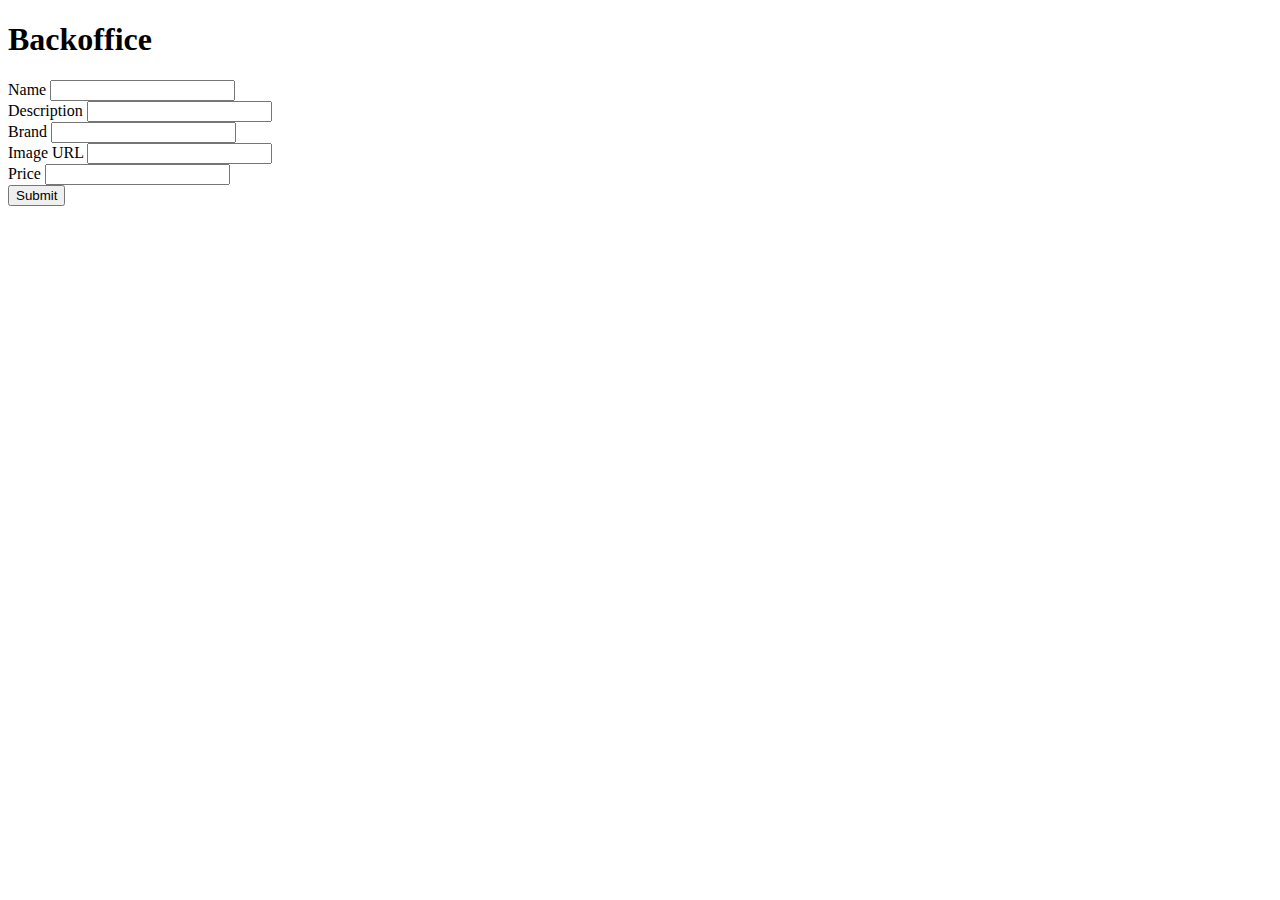
<file: M3-D8-hw/backoffice.html>
<!DOCTYPE html>
<html lang="en">
  <head>
    <!-- Required meta tags -->
    <meta charset="utf-8" />
    <meta name="viewport" content="width=device-width, initial-scale=1, shrink-to-fit=no" />

    <!-- Bootstrap CSS -->
    <link
      rel="stylesheet"
      href="https://cdn.jsdelivr.net/npm/bootstrap@4.6.0/dist/css/bootstrap.min.css"
      integrity="sha384-B0vP5xmATw1+K9KRQjQERJvTumQW0nPEzvF6L/Z6nronJ3oUOFUFpCjEUQouq2+l"
      crossorigin="anonymous"
    />

    <title>Backoffice</title>
  </head>
  <body class="container-fluid text-center p-3">
    <h1 class="font-weight-bold">Backoffice</h1>
    <div class="px-3 my-4 container w-25">
      <form id="submit-form" onSubmit="handleSubmit(event)">
        <div class="form-group">
          <label for="description-input">Name</label>
          <input type="text" class="form-control" id="name-input" aria-describedby="nameinput" />
        </div>
        <div class="form-group">
          <label for="description-input">Description</label>
          <input type="text" class="form-control" id="description-input" />
        </div>
        <div class="form-group">
          <label for="brand-input">Brand</label>
          <input type="text" class="form-control" id="brand-input" />
        </div>
        <div class="form-group">
          <label for="description-input">Image URL</label>
          <input type="text" class="form-control" id="image-url-input" />
        </div>
        <div class="form-group">
          <label for="description-input">Price</label>
          <input type="number" class="form-control" id="price-input" />
        </div>
        <button id="submit-button" type="submit" class="btn btn-primary">Submit</button>
      </form>
    </div>

    <!-- Optional JavaScript; choose one of the two! -->

    <!-- Option 1: jQuery and Bootstrap Bundle (includes Popper) -->
    <script
      src="https://code.jquery.com/jquery-3.5.1.slim.min.js"
      integrity="sha384-DfXdz2htPH0lsSSs5nCTpuj/zy4C+OGpamoFVy38MVBnE+IbbVYUew+OrCXaRkfj"
      crossorigin="anonymous"
    ></script>
    <script
      src="https://cdn.jsdelivr.net/npm/bootstrap@4.6.0/dist/js/bootstrap.bundle.min.js"
      integrity="sha384-Piv4xVNRyMGpqkS2by6br4gNJ7DXjqk09RmUpJ8jgGtD7zP9yug3goQfGII0yAns"
      crossorigin="anonymous"
    ></script>

    <!-- Option 2: Separate Popper and Bootstrap JS -->
    <!--
    <script src="https://code.jquery.com/jquery-3.5.1.slim.min.js" integrity="sha384-DfXdz2htPH0lsSSs5nCTpuj/zy4C+OGpamoFVy38MVBnE+IbbVYUew+OrCXaRkfj" crossorigin="anonymous"></script>
    <script src="https://cdn.jsdelivr.net/npm/popper.js@1.16.1/dist/umd/popper.min.js" integrity="sha384-9/reFTGAW83EW2RDu2S0VKaIzap3H66lZH81PoYlFhbGU+6BZp6G7niu735Sk7lN" crossorigin="anonymous"></script>
    <script src="https://cdn.jsdelivr.net/npm/bootstrap@4.6.0/dist/js/bootstrap.min.js" integrity="sha384-+YQ4JLhjyBLPDQt//I+STsc9iw4uQqACwlvpslubQzn4u2UU2UFM80nGisd026JF" crossorigin="anonymous"></script>
    -->
    <script src="backoffice.js"></script>
  </body>
</html>
</file>
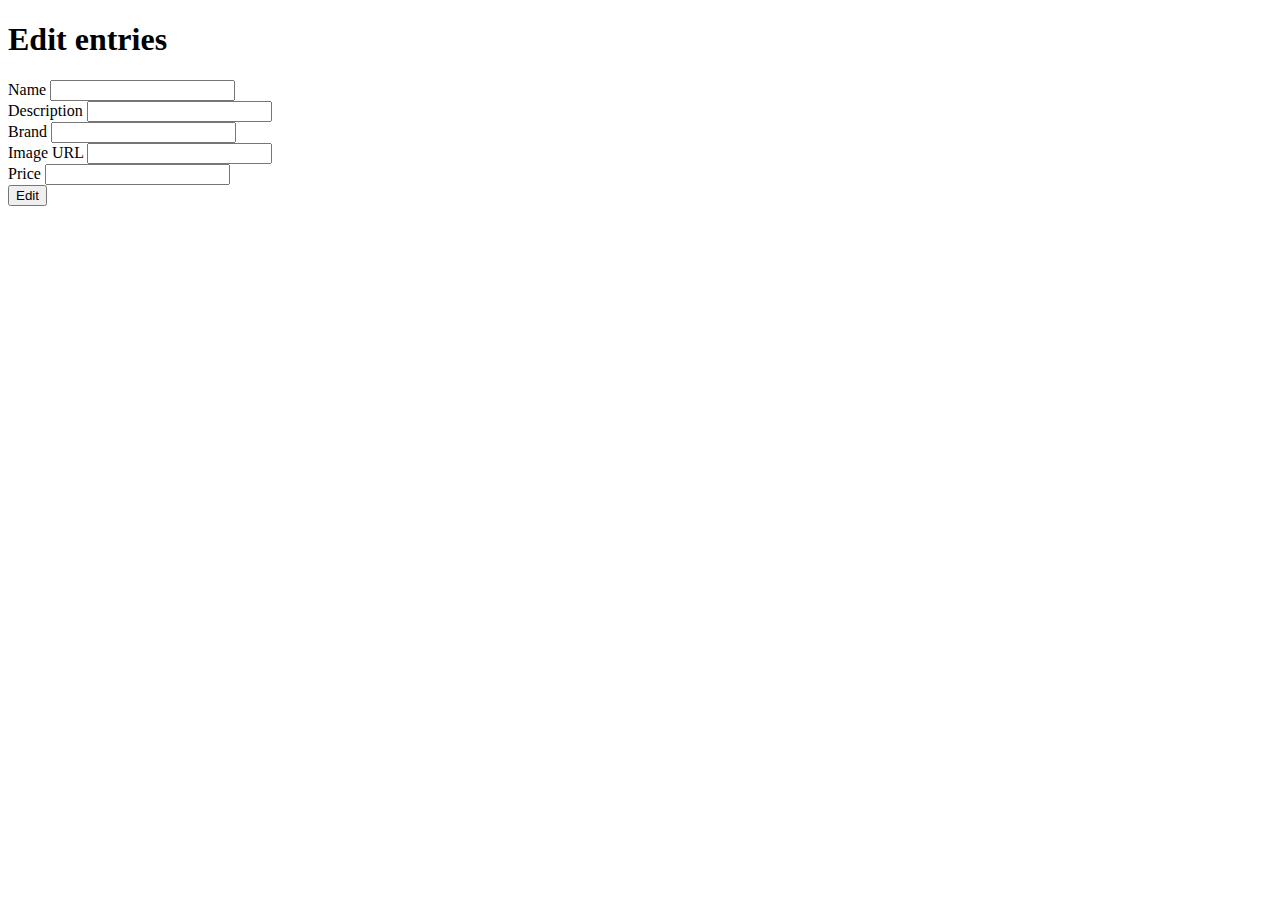
<file: M3-D8-hw/detail.html>
<!DOCTYPE html>
<html lang="en">
  <head>
    <!-- Required meta tags -->
    <meta charset="utf-8" />
    <meta name="viewport" content="width=device-width, initial-scale=1, shrink-to-fit=no" />

    <!-- Bootstrap CSS -->
    <link
      rel="stylesheet"
      href="https://cdn.jsdelivr.net/npm/bootstrap@4.6.0/dist/css/bootstrap.min.css"
      integrity="sha384-B0vP5xmATw1+K9KRQjQERJvTumQW0nPEzvF6L/Z6nronJ3oUOFUFpCjEUQouq2+l"
      crossorigin="anonymous"
    />

    <title>Hello, world!</title>
  </head>
  <body>
    <h1>Edit entries</h1>

    <form class="d-flex align-items-center justify-content-around" id="submit-form" onSubmit="handleSubmit(event)">
      <div class="form-group">
        <label for="description-input">Name</label>
        <input type="text" class="form-control" id="name-input" aria-describedby="nameinput" />
      </div>
      <div class="form-group">
        <label for="description-input">Description</label>
        <input type="text" class="form-control" id="description-input" />
      </div>
      <div class="form-group">
        <label for="brand-input">Brand</label>
        <input type="text" class="form-control" id="brand-input" />
      </div>
      <div class="form-group">
        <label for="description-input">Image URL</label>
        <input type="url" class="form-control" id="image-url-input" />
      </div>
      <div class="form-group">
        <label for="description-input">Price</label>
        <input type="number" class="form-control" id="price-input" />
      </div>
      <button id="submit-button" type="submit" class="btn btn-primary mt-3">Edit</button>
    </form>

    <!-- Optional JavaScript; choose one of the two! -->

    <!-- Option 1: jQuery and Bootstrap Bundle (includes Popper) -->
    <script
      src="https://code.jquery.com/jquery-3.5.1.slim.min.js"
      integrity="sha384-DfXdz2htPH0lsSSs5nCTpuj/zy4C+OGpamoFVy38MVBnE+IbbVYUew+OrCXaRkfj"
      crossorigin="anonymous"
    ></script>
    <script
      src="https://cdn.jsdelivr.net/npm/bootstrap@4.6.0/dist/js/bootstrap.bundle.min.js"
      integrity="sha384-Piv4xVNRyMGpqkS2by6br4gNJ7DXjqk09RmUpJ8jgGtD7zP9yug3goQfGII0yAns"
      crossorigin="anonymous"
    ></script>

    <!-- Option 2: Separate Popper and Bootstrap JS -->
    <!--
    <script src="https://code.jquery.com/jquery-3.5.1.slim.min.js" integrity="sha384-DfXdz2htPH0lsSSs5nCTpuj/zy4C+OGpamoFVy38MVBnE+IbbVYUew+OrCXaRkfj" crossorigin="anonymous"></script>
    <script src="https://cdn.jsdelivr.net/npm/popper.js@1.16.1/dist/umd/popper.min.js" integrity="sha384-9/reFTGAW83EW2RDu2S0VKaIzap3H66lZH81PoYlFhbGU+6BZp6G7niu735Sk7lN" crossorigin="anonymous"></script>
    <script src="https://cdn.jsdelivr.net/npm/bootstrap@4.6.0/dist/js/bootstrap.min.js" integrity="sha384-+YQ4JLhjyBLPDQt//I+STsc9iw4uQqACwlvpslubQzn4u2UU2UFM80nGisd026JF" crossorigin="anonymous"></script>
    -->
    <script src="detail.js"></script>
  </body>
</html>
</file>
